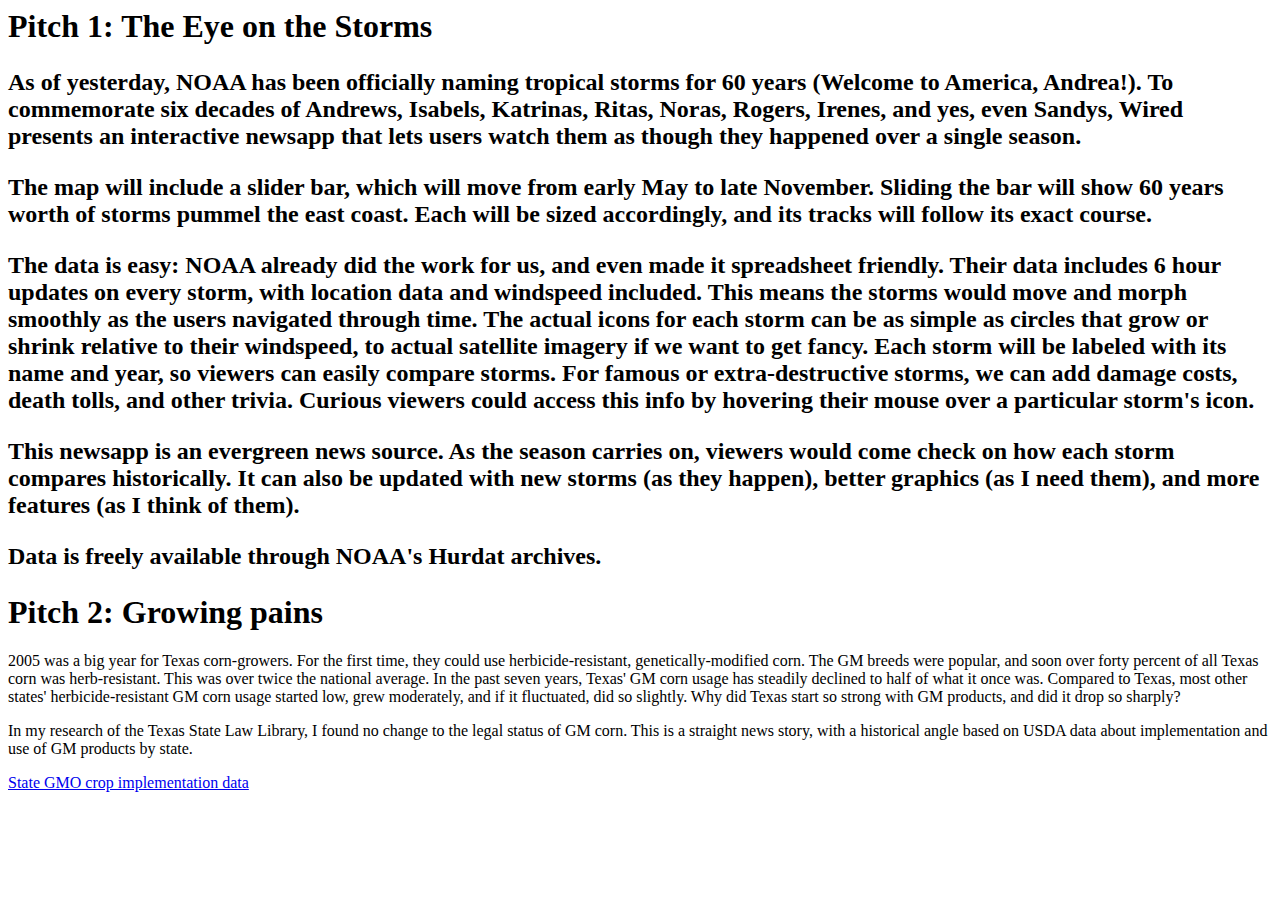
<file: Storypitches.html>
<html>
    <head>
        <meta http-equiv="Content-Type" type="text/css" href="style.css" rel="stylesheet" content="text/html; charset=utf-8" />
        <title id='title'>Data Journalism Pitches</title>
    </head>	
    <body>
<h1>Pitch 1: The Eye on the Storms<h2>
<p>As of yesterday, NOAA has been officially naming tropical storms for 60 years (Welcome to America, Andrea!). To commemorate six decades of Andrews, Isabels, Katrinas, Ritas,  Noras, Rogers, Irenes, and yes, even Sandys, Wired presents an interactive newsapp that lets users watch them as though they happened over a single season. </p>

<p>The map will include a slider bar, which will move from early May to late November. Sliding the bar will show 60 years worth of storms pummel the east coast. Each will be sized accordingly, and its tracks will follow its exact course.</p>

<p>The data is easy: NOAA already did the work for us, and even made it spreadsheet friendly. Their data includes 6 hour updates on every storm, with location data and windspeed included. This means the storms would move and morph smoothly as the users navigated through time. The actual icons for each storm can be as simple as circles that grow or shrink relative to their windspeed, to actual satellite imagery if we want to get fancy. Each storm will be labeled with its name and year, so viewers can easily compare storms. For famous or extra-destructive storms, we can add damage costs, death tolls, and other trivia. Curious viewers could access this info by hovering their mouse over a particular storm's icon.</p>

<p>This newsapp is an evergreen news source. As the season carries on, viewers would come check on how each storm compares historically. It can also be updated with new storms (as they happen), better graphics (as I need them), and more features (as I think of them). </p>

<p>Data is freely available through NOAA's Hurdat archives. </p>


<h1>Pitch 2: Growing pains</h1>

<p>2005 was a big year for Texas corn-growers. For the first time, they could use herbicide-resistant, genetically-modified corn. The GM breeds were popular, and soon over forty percent of all Texas corn was herb-resistant. This was over twice the national average. In the past seven years, Texas' GM corn usage has steadily declined to half of what it once was. Compared to Texas, most other states' herbicide-resistant GM corn usage started low, grew moderately, and if it fluctuated, did so slightly.  Why did Texas start so strong with GM products, and did it drop so sharply? 

<p>In my research of the Texas State Law Library, I found no change to the legal status of GM corn. This is a straight news story, with a historical angle based on USDA data about implementation and use of GM products by state. </p>

<p><a href="http://www.ers.usda.gov/data-products/adoption-of-genetically-engineered-crops-in-the-us.aspx#.Ub6FHJHQRut">State GMO crop implementation data</a></p>



    </body>
</html>
</file>
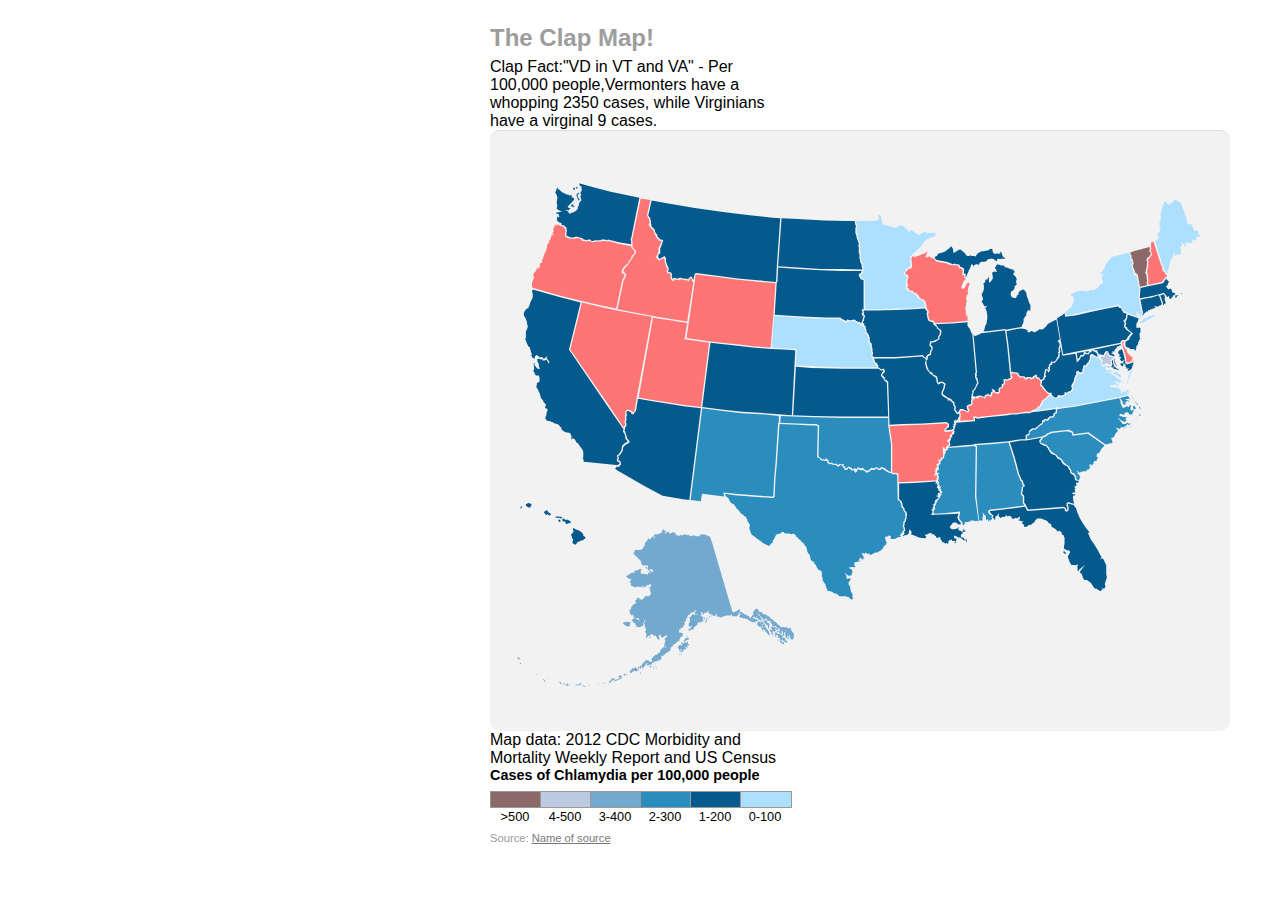
<file: Week2/stately/homework2.html>
<!doctype html>
<html lang="en">
<head>
  <meta charset="utf-8">
  <title>Stately | The simple map font</title>
  <meta name="description" content="Stately | The simple map font">
  <meta name="author" content="Ben Markowitz">
  <link rel="stylesheet" href="assets/css/screen.css?v=1.0">
  <link rel="stylesheet" href="assets/css/stately.css?v=1.0">
</head>
<body>
	
	</ul>
	<h1>The Clap Map!</h1>
	<h3>Clap Fact:"VD in VT and VA" - Per 100,000 people,Vermonters have a whopping 2350 cases, while Virginians have a virginal 9 cases.<h3>
	<ul class="stately" id="election"> 
		<li data-state="al" class="al">A</li>
		<li data-state="ak" class="ak">B</li>
		<li data-state="ar" class="ar">C</li>						
		<li data-state="az" class="az">D</li>
		<li data-state="ca" class="ca">E</li>
		<li data-state="co" class="co">F</li>
		<li data-state="ct" class="ct">G</li>
		<li data-state="de" class="de">H</li>
		<li data-state="dc" class="dc">I</li>
		<li data-state="fl" class="fl">J</li>
		<li data-state="ga" class="ga">K</li>
		<li data-state="hi" class="hi">L</li>
		<li data-state="id" class="id">M</li>
		<li data-state="il" class="il">N</li>
		<li data-state="in" class="in">O</li>
		<li data-state="ia" class="ia">P</li>
		<li data-state="ks" class="ks">Q</li>
		<li data-state="ky" class="ky">R</li>
		<li data-state="la" class="la">S</li>
		<li data-state="me" class="me">T</li>
		<li data-state="md" class="md">U</li>
		<li data-state="ma" class="ma">V</li>
		<li data-state="mi" class="mi">W</li>
		<li data-state="mn" class="mn">X</li>
		<li data-state="ms" class="ms">Y</li>
		<li data-state="mo" class="mo">Z</li>
		<li data-state="mt" class="mt">a</li>
		<li data-state="ne" class="ne">b</li>
		<li data-state="nv" class="nv">c</li>
		<li data-state="nh" class="nh">d</li>
		<li data-state="nj" class="nj">e</li>
		<li data-state="nm" class="nm">f</li>
		<li data-state="ny" class="ny">g</li>
		<li data-state="nc" class="nc">h</li>
		<li data-state="nd" class="nd">i</li>
		<li data-state="oh" class="oh">j</li>			
		<li data-state="ok" class="ok">k</li>
		<li data-state="or" class="or">l</li>
		<li data-state="pa" class="pa">m</li>
		<li data-state="ri" class="ri">n</li>
		<li data-state="sc" class="sc">o</li>
		<li data-state="sd" class="sd">p</li>
		<li data-state="tn" class="tn">q</li>
		<li data-state="tx" class="tx">r</li>
		<li data-state="ut" class="ut">s</li>
		<li data-state="va" class="va">t</li>
		<li data-state="vt" class="vt">u</li>			
		<li data-state="wa" class="wa">v</li>
		<li data-state="wv" class="wv">w</li>
		<li data-state="wi" class="wi">x</li>
		<li data-state="wy" class="wy">y</li>	
	</ul>
<h4>Map data: 2012 CDC Morbidity and Mortality Weekly Report and US Census<h4>
<div class='wax-legend'>
<div class='legend-title'>Cases of Chlamydia per 100,000 people</div>
<div class='legend-scale'>
  <ul class='legend-labels'>
    <li><span style='background:#8B6969;'></span>>500</li>
    <li><span style='background:#BDC9E1;'></span>4-500</li>
    <li><span style='background:#74A9CF;'></span>3-400</li>
    <li><span style='background:#2B8CBE;'></span>2-300</li>
    <li><span style='background:#045A8D;'></span>1-200</li>
    <li><span style='background:#ADDFFF;'></span>0-100</li>
  </ul>
</div>
<div class='legend-source'>Source: <a href="#link to source">Name of source</a></div>
</div>

<style type='text/css'>
  .wax-legend .legend-title {
    text-align: left;
    margin-bottom: 8px;
    font-weight: bold;
    font-size: 90%;
    }
  .wax-legend .legend-scale ul {
    margin: 0;
    padding: 0;
    float: left;
    list-style: none;
    }
  .wax-legend .legend-scale ul li {
    display: block;
    float: left;
    width: 50px;
    margin-bottom: 6px;
    text-align: center;
    font-size: 80%;
    list-style: none;
    }
  .wax-legend ul.legend-labels li span {
    display: block;
    float: left;
    height: 15px;
    width: 50px;
    }
  .wax-legend .legend-source {
    font-size: 70%;
    color: #999;
    clear: both;
    }
  .wax-legend a {
    color: #777;
    }
</style>
</body>
</html>
</file>
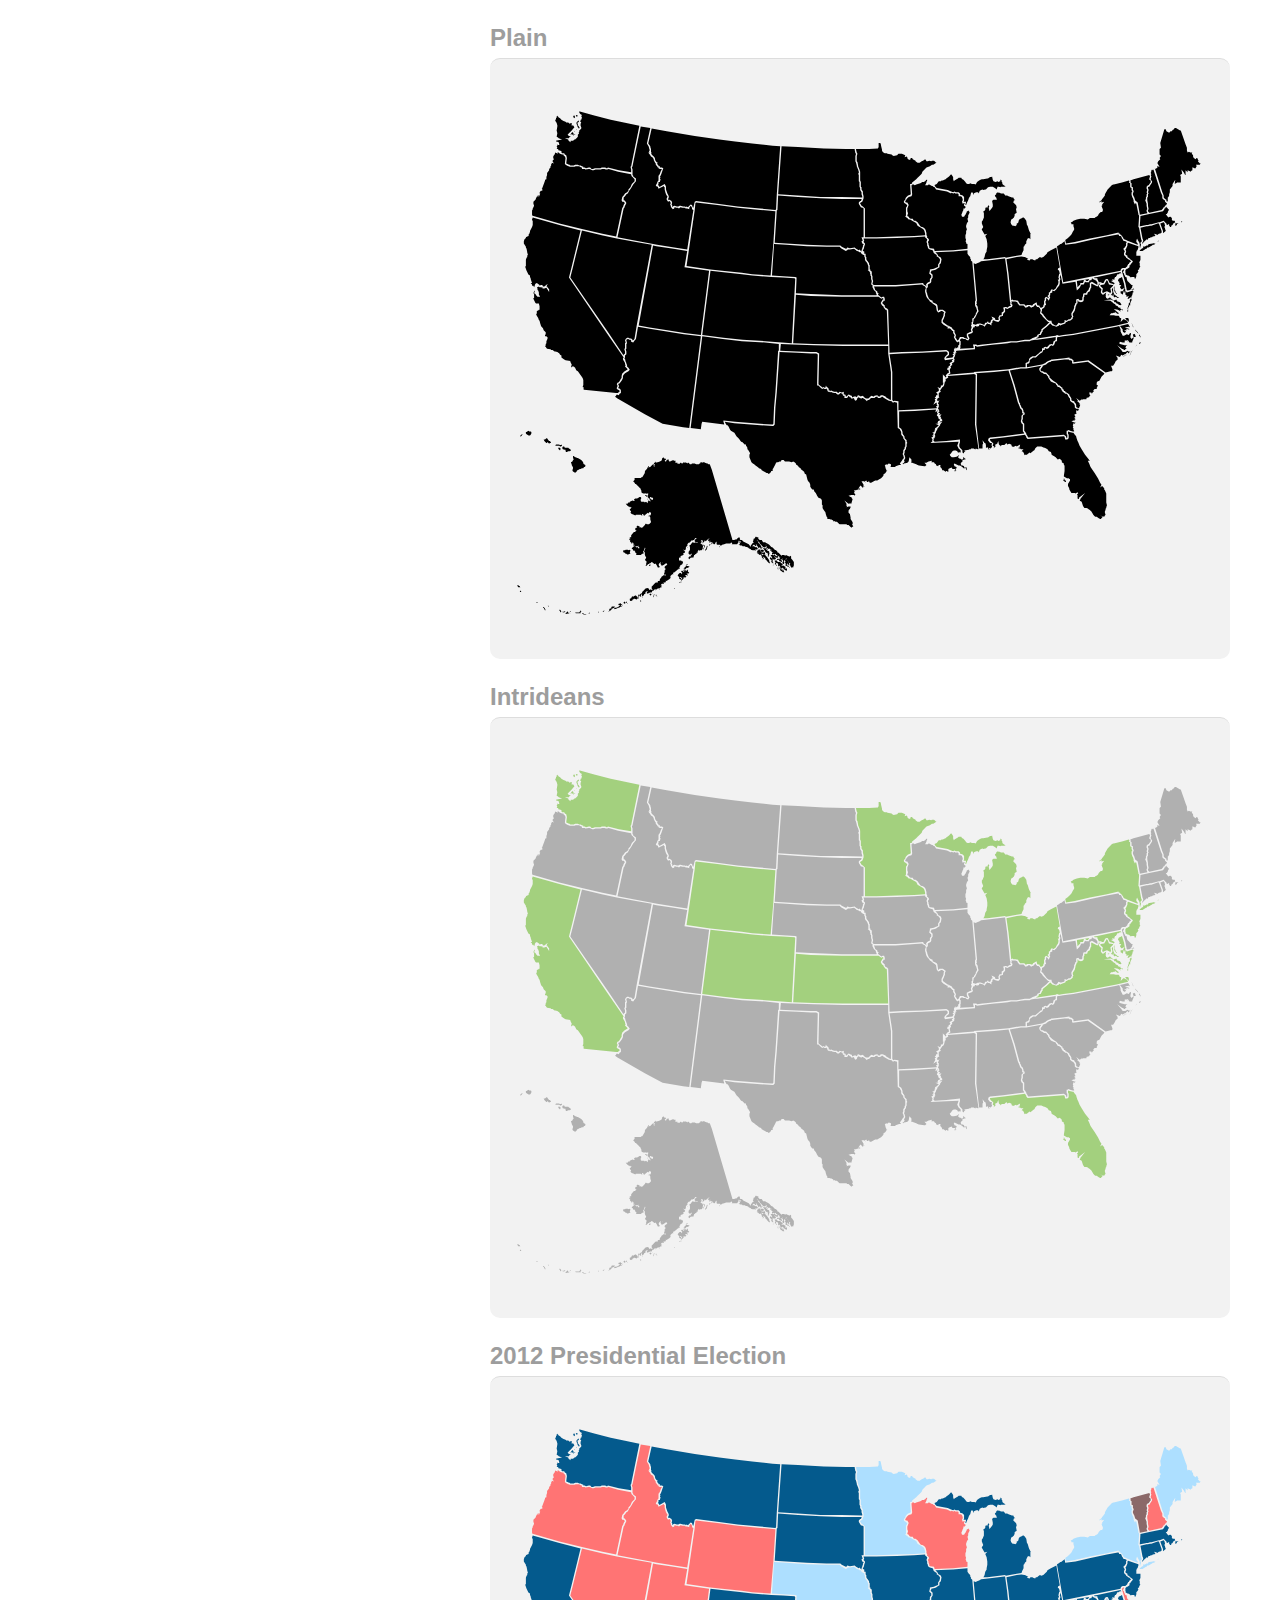
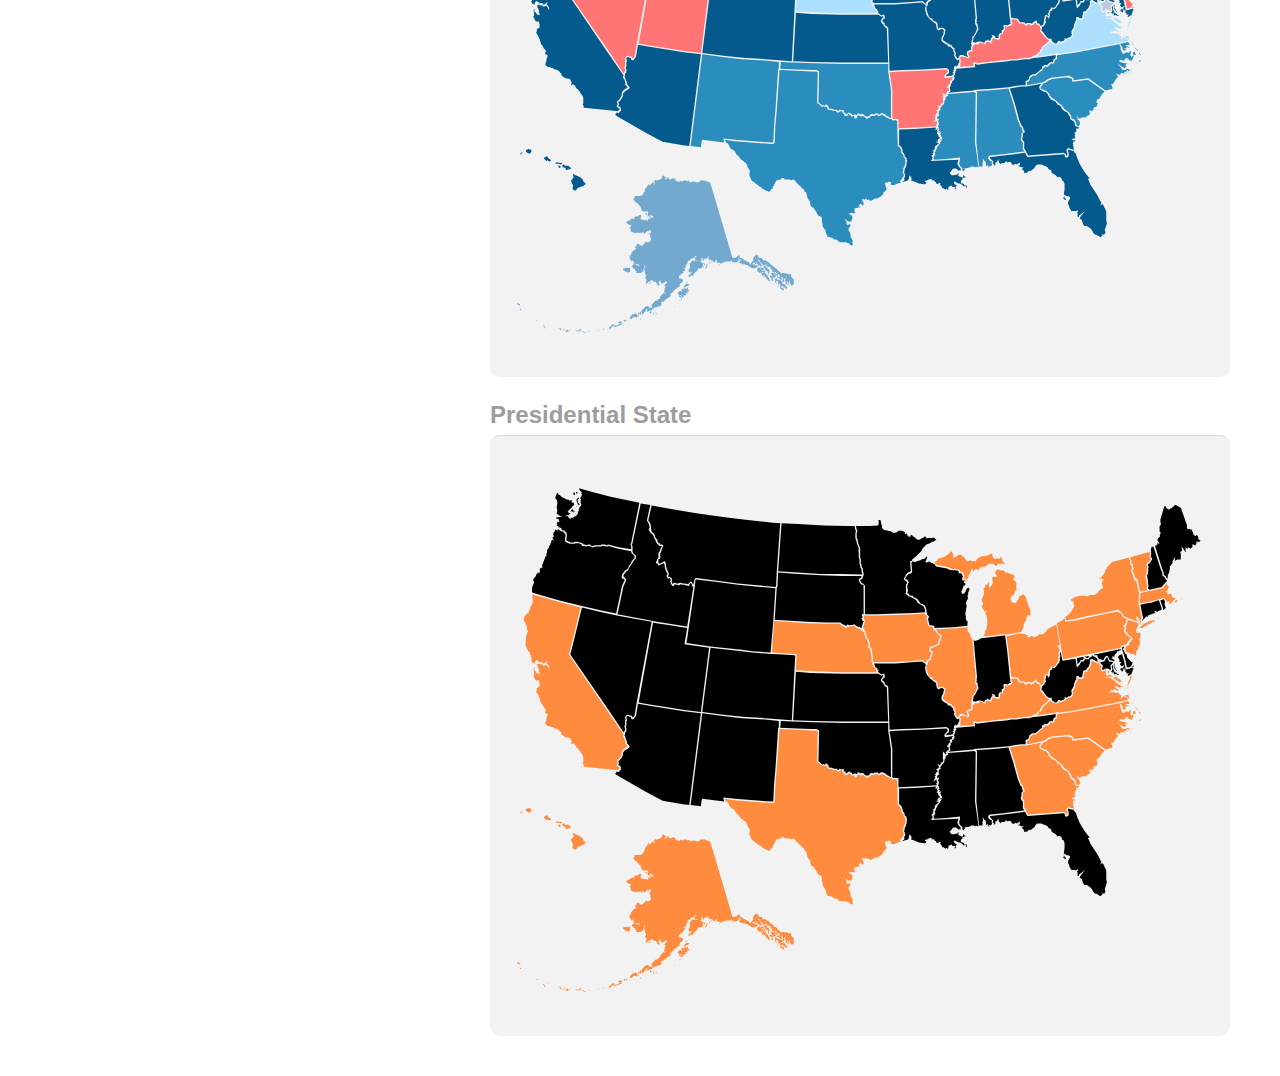
<file: Week2/stately/stately.html>
<!doctype html>
<html lang="en">
<head>
  <meta charset="utf-8">
  <title>Stately | The simple map font</title>
  <meta name="description" content="Stately | The simple map font">
  <meta name="author" content="Ben Markowitz">
  <link rel="stylesheet" href="assets/css/screen.css?v=1.0">
  <link rel="stylesheet" href="assets/css/stately.css?v=1.0">
</head>
<body>
	<h1>Plain</h1>
	<ul class="stately" id="plain"> 
		<li data-state="al" class="al">A</li>
		<li data-state="ak" class="ak">B</li>
		<li data-state="ar" class="ar">C</li>						
		<li data-state="az" class="az">D</li>
		<li data-state="ca" class="ca">E</li>
		<li data-state="co" class="co">F</li>
		<li data-state="ct" class="ct">G</li>
		<li data-state="de" class="de">H</li>
		<li data-state="dc" class="dc">I</li>
		<li data-state="fl" class="fl">J</li>
		<li data-state="ga" class="ga">K</li>
		<li data-state="hi" class="hi">L</li>
		<li data-state="id" class="id">M</li>
		<li data-state="il" class="il">N</li>
		<li data-state="in" class="in">O</li>
		<li data-state="ia" class="ia">P</li>
		<li data-state="ks" class="ks">Q</li>
		<li data-state="ky" class="ky">R</li>
		<li data-state="la" class="la">S</li>
		<li data-state="me" class="me">T</li>
		<li data-state="md" class="md">U</li>
		<li data-state="ma" class="ma">V</li>
		<li data-state="mi" class="mi">W</li>
		<li data-state="mn" class="mn">X</li>
		<li data-state="ms" class="ms">Y</li>
		<li data-state="mo" class="mo">Z</li>
		<li data-state="mt" class="mt">a</li>
		<li data-state="ne" class="ne">b</li>
		<li data-state="nv" class="nv">c</li>
		<li data-state="nh" class="nh">d</li>
		<li data-state="nj" class="nj">e</li>
		<li data-state="nm" class="nm">f</li>
		<li data-state="ny" class="ny">g</li>
		<li data-state="nc" class="nc">h</li>
		<li data-state="nd" class="nd">i</li>
		<li data-state="oh" class="oh">j</li>			
		<li data-state="ok" class="ok">k</li>
		<li data-state="or" class="or">l</li>
		<li data-state="pa" class="pa">m</li>
		<li data-state="ri" class="ri">n</li>
		<li data-state="sc" class="sc">o</li>
		<li data-state="sd" class="sd">p</li>
		<li data-state="tn" class="tn">q</li>
		<li data-state="tx" class="tx">r</li>
		<li data-state="ut" class="ut">s</li>
		<li data-state="va" class="va">t</li>
		<li data-state="vt" class="vt">u</li>			
		<li data-state="wa" class="wa">v</li>
		<li data-state="wv" class="wv">w</li>
		<li data-state="wi" class="wi">x</li>
		<li data-state="wy" class="wy">y</li>	
	</ul>
	<h1>Intrideans</h1>
	<ul class="stately" id="intrideans"> 
		<li data-state="al" class="al">A</li>
		<li data-state="ak" class="ak">B</li>
		<li data-state="ar" class="ar">C</li>						
		<li data-state="az" class="az">D</li>
		<li data-state="ca" class="ca">E</li>
		<li data-state="co" class="co">F</li>
		<li data-state="ct" class="ct">G</li>
		<li data-state="de" class="de">H</li>
		<li data-state="dc" class="dc">I</li>
		<li data-state="fl" class="fl">J</li>
		<li data-state="ga" class="ga">K</li>
		<li data-state="hi" class="hi">L</li>
		<li data-state="id" class="id">M</li>
		<li data-state="il" class="il">N</li>
		<li data-state="in" class="in">O</li>
		<li data-state="ia" class="ia">P</li>
		<li data-state="ks" class="ks">Q</li>
		<li data-state="ky" class="ky">R</li>
		<li data-state="la" class="la">S</li>
		<li data-state="me" class="me">T</li>
		<li data-state="md" class="md">U</li>
		<li data-state="ma" class="ma">V</li>
		<li data-state="mi" class="mi">W</li>
		<li data-state="mn" class="mn">X</li>
		<li data-state="ms" class="ms">Y</li>
		<li data-state="mo" class="mo">Z</li>
		<li data-state="mt" class="mt">a</li>
		<li data-state="ne" class="ne">b</li>
		<li data-state="nv" class="nv">c</li>
		<li data-state="nh" class="nh">d</li>
		<li data-state="nj" class="nj">e</li>
		<li data-state="nm" class="nm">f</li>
		<li data-state="ny" class="ny">g</li>
		<li data-state="nc" class="nc">h</li>
		<li data-state="nd" class="nd">i</li>
		<li data-state="oh" class="oh">j</li>			
		<li data-state="ok" class="ok">k</li>
		<li data-state="or" class="or">l</li>
		<li data-state="pa" class="pa">m</li>
		<li data-state="ri" class="ri">n</li>
		<li data-state="sc" class="sc">o</li>
		<li data-state="sd" class="sd">p</li>
		<li data-state="tn" class="tn">q</li>
		<li data-state="tx" class="tx">r</li>
		<li data-state="ut" class="ut">s</li>
		<li data-state="va" class="va">t</li>
		<li data-state="vt" class="vt">u</li>			
		<li data-state="wa" class="wa">v</li>
		<li data-state="wv" class="wv">w</li>
		<li data-state="wi" class="wi">x</li>
		<li data-state="wy" class="wy">y</li>	
	</ul>
	<h1>2012 Presidential Election</h1>
	<ul class="stately" id="election"> 
		<li data-state="al" class="al">A</li>
		<li data-state="ak" class="ak">B</li>
		<li data-state="ar" class="ar">C</li>						
		<li data-state="az" class="az">D</li>
		<li data-state="ca" class="ca">E</li>
		<li data-state="co" class="co">F</li>
		<li data-state="ct" class="ct">G</li>
		<li data-state="de" class="de">H</li>
		<li data-state="dc" class="dc">I</li>
		<li data-state="fl" class="fl">J</li>
		<li data-state="ga" class="ga">K</li>
		<li data-state="hi" class="hi">L</li>
		<li data-state="id" class="id">M</li>
		<li data-state="il" class="il">N</li>
		<li data-state="in" class="in">O</li>
		<li data-state="ia" class="ia">P</li>
		<li data-state="ks" class="ks">Q</li>
		<li data-state="ky" class="ky">R</li>
		<li data-state="la" class="la">S</li>
		<li data-state="me" class="me">T</li>
		<li data-state="md" class="md">U</li>
		<li data-state="ma" class="ma">V</li>
		<li data-state="mi" class="mi">W</li>
		<li data-state="mn" class="mn">X</li>
		<li data-state="ms" class="ms">Y</li>
		<li data-state="mo" class="mo">Z</li>
		<li data-state="mt" class="mt">a</li>
		<li data-state="ne" class="ne">b</li>
		<li data-state="nv" class="nv">c</li>
		<li data-state="nh" class="nh">d</li>
		<li data-state="nj" class="nj">e</li>
		<li data-state="nm" class="nm">f</li>
		<li data-state="ny" class="ny">g</li>
		<li data-state="nc" class="nc">h</li>
		<li data-state="nd" class="nd">i</li>
		<li data-state="oh" class="oh">j</li>			
		<li data-state="ok" class="ok">k</li>
		<li data-state="or" class="or">l</li>
		<li data-state="pa" class="pa">m</li>
		<li data-state="ri" class="ri">n</li>
		<li data-state="sc" class="sc">o</li>
		<li data-state="sd" class="sd">p</li>
		<li data-state="tn" class="tn">q</li>
		<li data-state="tx" class="tx">r</li>
		<li data-state="ut" class="ut">s</li>
		<li data-state="va" class="va">t</li>
		<li data-state="vt" class="vt">u</li>			
		<li data-state="wa" class="wa">v</li>
		<li data-state="wv" class="wv">w</li>
		<li data-state="wi" class="wi">x</li>
		<li data-state="wy" class="wy">y</li>	
	</ul>
	<h1>Presidential State</h1>
	<ul class="stately" id="presidents"> 
		<li data-state="al" class="al">A</li>
		<li data-state="ak" class="ak">B</li>
		<li data-state="ar" class="ar">C</li>						
		<li data-state="az" class="az">D</li>
		<li data-state="ca" class="ca">E</li>
		<li data-state="co" class="co">F</li>
		<li data-state="ct" class="ct">G</li>
		<li data-state="de" class="de">H</li>
		<li data-state="dc" class="dc">I</li>
		<li data-state="fl" class="fl">J</li>
		<li data-state="ga" class="ga">K</li>
		<li data-state="hi" class="hi">L</li>
		<li data-state="id" class="id">M</li>
		<li data-state="il" class="il">N</li>
		<li data-state="in" class="in">O</li>
		<li data-state="ia" class="ia">P</li>
		<li data-state="ks" class="ks">Q</li>
		<li data-state="ky" class="ky">R</li>
		<li data-state="la" class="la">S</li>
		<li data-state="me" class="me">T</li>
		<li data-state="md" class="md">U</li>
		<li data-state="ma" class="ma">V</li>
		<li data-state="mi" class="mi">W</li>
		<li data-state="mn" class="mn">X</li>
		<li data-state="ms" class="ms">Y</li>
		<li data-state="mo" class="mo">Z</li>
		<li data-state="mt" class="mt">a</li>
		<li data-state="ne" class="ne">b</li>
		<li data-state="nv" class="nv">c</li>
		<li data-state="nh" class="nh">d</li>
		<li data-state="nj" class="nj">e</li>
		<li data-state="nm" class="nm">f</li>
		<li data-state="ny" class="ny">g</li>
		<li data-state="nc" class="nc">h</li>
		<li data-state="nd" class="nd">i</li>
		<li data-state="oh" class="oh">j</li>			
		<li data-state="ok" class="ok">k</li>
		<li data-state="or" class="or">l</li>
		<li data-state="pa" class="pa">m</li>
		<li data-state="ri" class="ri">n</li>
		<li data-state="sc" class="sc">o</li>
		<li data-state="sd" class="sd">p</li>
		<li data-state="tn" class="tn">q</li>
		<li data-state="tx" class="tx">r</li>
		<li data-state="ut" class="ut">s</li>
		<li data-state="va" class="va">t</li>
		<li data-state="vt" class="vt">u</li>			
		<li data-state="wa" class="wa">v</li>
		<li data-state="wv" class="wv">w</li>
		<li data-state="wi" class="wi">x</li>
		<li data-state="wy" class="wy">y</li>	
	</ul>
</body>
</html>
</file>
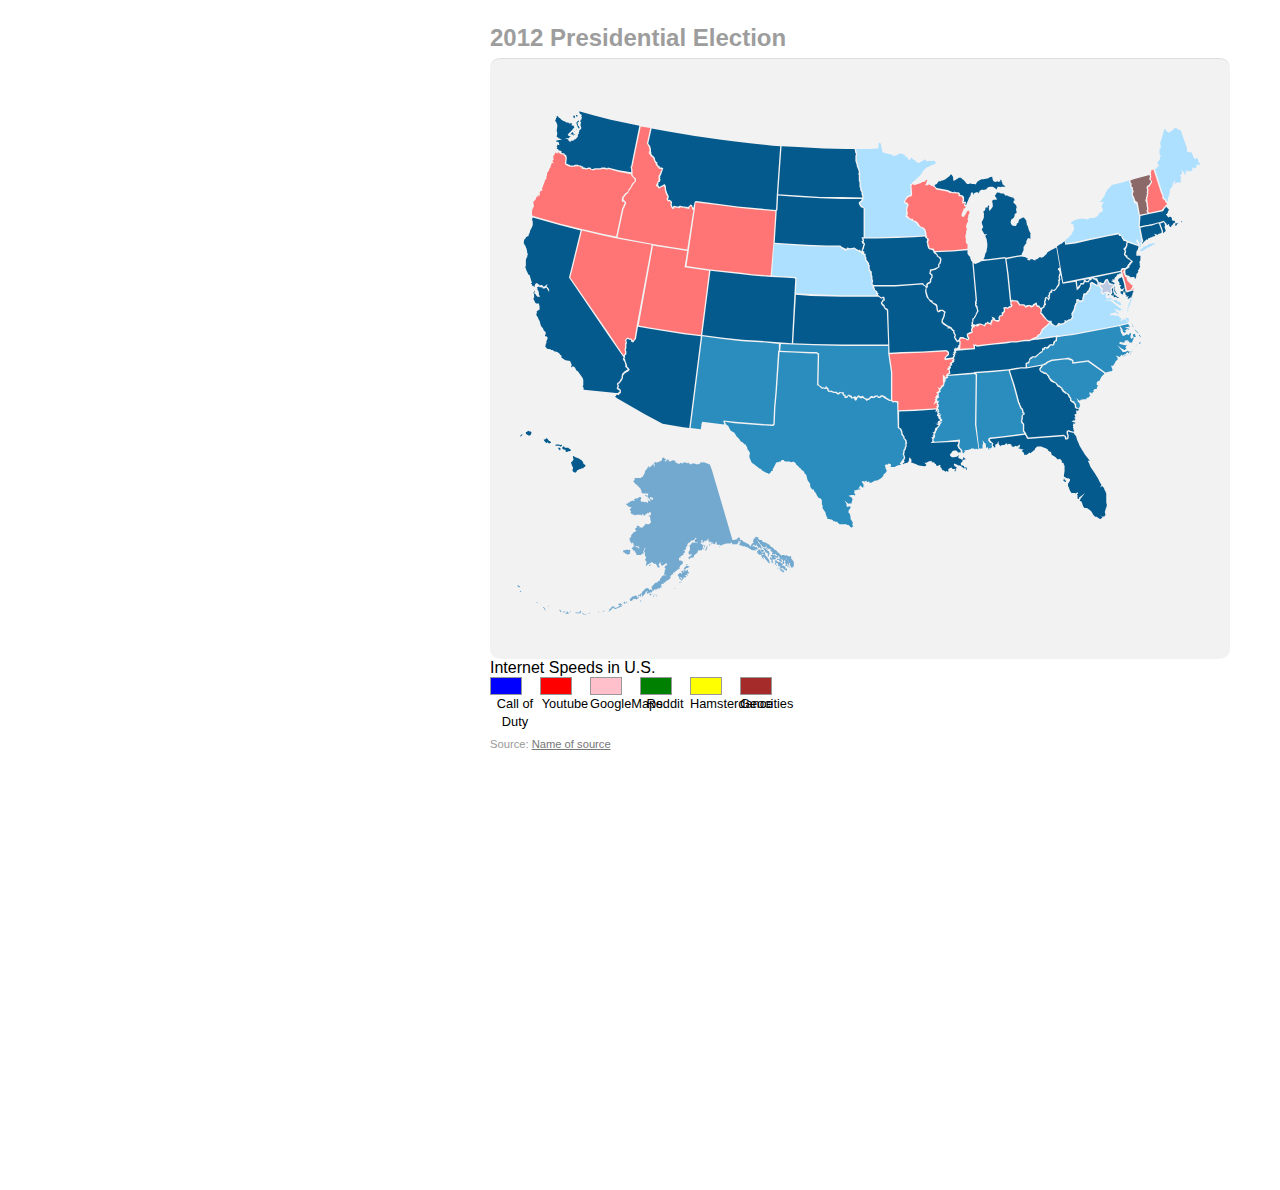
<file: Week2/stately/statelyprez.html>
<!doctype html>
<html lang="en">
<head>
  <meta charset="utf-8">
  <title>Stately | The simple map font</title>
  <meta name="description" content="Stately | The simple map font">
  <meta name="author" content="NickyMartin" >
  <link rel="stylesheet" href="assets/css/screen.css?v=1.0">
  <link rel="stylesheet" href="assets/css/stately.css?v=1.0">
</head>
<body>
<h1>2012 Presidential Election</h1>
	<ul class="stately" id="election"> 
		<li data-state="al" class="al">A</li>
		<li data-state="ak" class="ak">B</li>
		<li data-state="ar" class="ar">C</li>						
		<li data-state="az" class="az">D</li>
		<li data-state="ca" class="ca">E</li>
		<li data-state="co" class="co">F</li>
		<li data-state="ct" class="ct">G</li>
		<li data-state="de" class="de">H</li>
		<li data-state="dc" class="dc">I</li>
		<li data-state="fl" class="fl">J</li>
		<li data-state="ga" class="ga">K</li>
		<li data-state="hi" class="hi">L</li>
		<li data-state="id" class="id">M</li>
		<li data-state="il" class="il">N</li>
		<li data-state="in" class="in">O</li>
		<li data-state="ia" class="ia">P</li>
		<li data-state="ks" class="ks">Q</li>
		<li data-state="ky" class="ky">R</li>
		<li data-state="la" class="la">S</li>
		<li data-state="me" class="me">T</li>
		<li data-state="md" class="md">U</li>
		<li data-state="ma" class="ma">V</li>
		<li data-state="mi" class="mi">W</li>
		<li data-state="mn" class="mn">X</li>
		<li data-state="ms" class="ms">Y</li>
		<li data-state="mo" class="mo">Z</li>
		<li data-state="mt" class="mt">a</li>
		<li data-state="ne" class="ne">b</li>
		<li data-state="nv" class="nv">c</li>
		<li data-state="nh" class="nh">d</li>
		<li data-state="nj" class="nj">e</li>
		<li data-state="nm" class="nm">f</li>
		<li data-state="ny" class="ny">g</li>
		<li data-state="nc" class="nc">h</li>
		<li data-state="nd" class="nd">i</li>
		<li data-state="oh" class="oh">j</li>			
		<li data-state="ok" class="ok">k</li>
		<li data-state="or" class="or">l</li>
		<li data-state="pa" class="pa">m</li>
		<li data-state="ri" class="ri">n</li>
		<li data-state="sc" class="sc">o</li>
		<li data-state="sd" class="sd">p</li>
		<li data-state="tn" class="tn">q</li>
		<li data-state="tx" class="tx">r</li>
		<li data-state="ut" class="ut">s</li>
		<li data-state="va" class="va">t</li>
		<li data-state="vt" class="vt">u</li>			
		<li data-state="wa" class="wa">v</li>
		<li data-state="wv" class="wv">w</li>
		<li data-state="wi" class="wi">x</li>
		<li data-state="wy" class="wy">y</li>	
	</ul>
	
	<div class='wax-legend'>
<div class='legend-title'>Internet Speeds in U.S.</div>
<div class='legend-scale'>
  <ul class='legend-labels'>
    <li><span style='background:Blue;'></span>Call of Duty</li>
    <li><span style='background:Red;'></span>Youtube</li>
    <li><span style='background:Pink'></span>GoogleMaps</li>
    <li><span style='background:Green'></span>Reddit</li>
    <li><span style='background:Yellow'></span>Hamsterdance</li>
    <li><span style='background:Brown'></span>Geocities</li>
  </ul>
</div>
<div class='legend-source'>Source: <a href="#link to source">Name of source</a></div>
</div>

<!DOCTYPE html>
<html>
  <head>
  <style>
    #map-canvas { width:500px; height:400px; }
  </style>
  <script type="text/javascript"
    src="http://maps.google.com/maps/api/js?sensor=false">
  </script>
  <script type="text/javascript">
    var map;
    function initialize() {
      map = new google.maps.Map(document.getElementById('map-canvas'), {
        center: new google.maps.LatLng(0, 0),
        zoom: 1
      });
      var style = [
        {
          featureType: 'all',
          elementType: 'all',
          stylers: [
            { saturation: -99 }
          ]
        },
        {
          featureType: 'road.highway',
          elementType: 'all',
          stylers: [
            { visibility: 'off' }
          ]
        },
        {
          featureType: 'road.arterial',
          elementType: 'all',
          stylers: [
            { visibility: 'off' }
          ]
        },
        {
          featureType: 'road.local',
          elementType: 'all',
          stylers: [
            { visibility: 'off' }
          ]
        },
        {
          featureType: 'administrative.locality',
          elementType: 'all',
          stylers: [
            { visibility: 'off' }
          ]
        },
        {
          featureType: 'administrative.neighborhood',
          elementType: 'all',
          stylers: [
            { visibility: 'off' }
          ]
        },
        {
          featureType: 'administrative.land_parcel',
          elementType: 'all',
          stylers: [
            { visibility: 'off' }
          ]
        },
        {
          featureType: 'transit',
          elementType: 'all',
          stylers: [
            { visibility: 'off' }
          ]
        }
      ];
      var styledMapType = new google.maps.StyledMapType(style, {
        map: map,
        name: 'Styled Map'
      });
      map.mapTypes.set('map-style', styledMapType);
      map.setMapTypeId('map-style');
    }
    google.maps.event.addDomListener(window, 'load', initialize);
  </script>
  </head>
  <body>
    <div id="map-canvas"></div>
  </body>
</html>

</body>
</html>
</file>
<file: Week2/stately/assets/css/stately.css>
/** Stately setup
*************************************/
@font-face {
  font-family: 'stately-webfont';
  src: url("../font/stately-webfont.eot");
  src: url("../font/stately-webfont.eot?#iefix") format("embedded-opentype"), url("../font/stately-webfont.woff") format("woff"), url("../font/stately-webfont.ttf") format("truetype"), url("../font/stately-webfont.svg#testfontRegular") format("svg");
  font-weight: normal;
  font-style: normal;
}

.stately {
  font: normal normal 700px/100% "stately-webfont";
  font-size-adjust: none;
  -webkit-text-rendering: optimizeLegibility;
  -moz-text-rendering: optimizeLegibility;
  -ms-text-rendering: optimizeLegibility;
  -o-text-rendering: optimizeLegibility;
  text-rendering: optimizeLegibility;
  -moz-font-feature-settings: "liga=1";
  -ms-font-feature-settings: "liga" 1;
  -ms-font-feature-settings: "liga", "dlig";
  overflow: hidden;
  width: 700px;
  display: block;
  margin: 0 auto;
  padding: 0;
  list-style: none;
}
.stately li {
  float: left;
  margin: -20% 0 0 -100%;
  position: relative;
  left: 101%;
  width: 100%;
  cursor: default;
  -webkit-transition: all 1s ease-in;
  -webkit-touch-callout: none;
  -webkit-user-select: none;
  -khtml-user-select: none;
  -moz-user-select: none;
  -ms-user-select: none;
  user-select: none;
}

/** Style customizations
*************************************/
.stately {
  background: #f2f2f2;
  padding: 20px;
  border-radius: 10px;
  border-top: 1px solid #dddddd;
}

#intrideans {
  color: #b0b0b0;
}
#intrideans .ca,
#intrideans .co,
#intrideans .dc,
#intrideans .fl,
#intrideans .ks,
#intrideans .md,
#intrideans .mn,
#intrideans .mi,
#intrideans .nj,
#intrideans .ny,
#intrideans .oh,
#intrideans .va,
#intrideans .wa,
#intrideans .wy {
  color: #a3d07e;
}

#election {
  color: #ff7474;
}
#election .vt {
color: #8B6969;
}

#election .dc {
color:#BDC9E1;
} 

#election .ak {
color:#74A9CF;
}

#election .ms,
#election .nm,
#election .de
#election .ar,
#election .sc,
#election .al,
#election .nc,
#election .tx,
#election .ok {
color:#2B8CBE;
}

#election .pa,
#election .ga,
#election .sd,
#election .oh,
#election .mi,
#election .co,
#election .ri,
#election .in,
#election .wi 
#election .nv,
#election .ca,
#election .mo,
#election .fl,
#election .tn,
#election .ky 
#election .or,
#election .nd,
#election .ct,
#election .md,
#election .hi,
#election .mt,
#election .ma,
#election .il,
#election .ks,
#election .wa,
#election .ia,
#election .la,
#election .nj,
#election .az,
#election .wv {
color:#045A8D;
}

#election .id 
#election .ut,
#election .wy
#election .nh,
#election .mn,
#election .ny,
#election .ne,
#election .me,
#election .va {
color:#ADDFFF;
}



<style type='text/css'>
  .wax-legend .legend-title {
    text-align: left;
    margin-bottom: 8px;
    font-weight: bold;
    font-size: 90%;
    }
  .wax-legend .legend-scale ul {
    margin: 0;
    padding: 0;
    float: left;
    list-style: none;
    }
  .wax-legend .legend-scale ul li {
    display: block;
    float: left;
    width: 50px;
    margin-bottom: 6px;
    text-align: center;
    font-size: 80%;
    list-style: none;
    }
  .wax-legend ul.legend-labels li span {
    display: block;
    float: left;
    height: 15px;
    width: 50px;
    }
  .wax-legend .legend-source {
    font-size: 70%;
    color: #999;
    clear: both;
    }
  .wax-legend a {
    color: #777;
    }
</style>

2. Vertical Qualitative

<div class='my-legend'>
<div class='legend-title'>The Title or Explanation of your Map</div>
<div class='legend-scale'>
  <ul class='legend-labels'>
    <li><span style='background:#8DD3C7;'></span>One</li>
    <li><span style='background:#FFFFB3;'></span>Two</li>
    <li><span style='background:#BEBADA;'></span>Three</li>
    <li><span style='background:#FB8072;'></span>Four</li>
    <li><span style='background:#80B1D3;'></span>etc</li>
  </ul>
</div>
<div class='legend-source'>Source: <a href="#link to source">Name of source</a></div>
</div>

<style type='text/css'>
  .wax-legend .legend-title {
    text-align: left;
    margin-bottom: 5px;
    font-weight: bold;
    font-size: 90%;
    }
  .wax-legend .legend-scale ul {
    margin: 0;
    margin-bottom: 5px;
    padding: 0;
    float: left;
    list-style: none;
    }
  .wax-legend .legend-scale ul li {
    font-size: 80%;
    list-style: none;
    margin-left: 0;
    line-height: 18px;
    margin-bottom: 2px;
    }
  .wax-legend ul.legend-labels li span {
    display: block;
    float: left;
    height: 16px;
    width: 30px;
    margin-right: 5px;
    margin-left: 0;
    border: 1px solid #999;
    }
  .wax-legend .legend-source {
    font-size: 70%;
    color: #999;
    clear: both;
    }
  .wax-legend a {
    color: #777;
    }
</style>

#presidents {
  color: #b0b0b0;
}
#presidents .va,
#presidents .oh,
#presidents .ma,
#presidents .ny,
#presidents .nc,
#presidents .tx,
#presidents .vt,
#presidents .ak,
#presidents .ca,
#presidents .ga,
#presidents .hi,
#presidents .il,
#presidents .ia,
#presidents .ky,
#presidents .mi,
#presidents .ne,
#presidents .nj,
#presidents .pa,
#presidents .sc {
  color: #ff8b3e;
}
</file>
<file: Week2/stately/assets/css/screen.css>
/*yahoo reset http://developer.yahoo.com/yui/reset/*/
body, div, dl, dt, dd, ul, ol, li, h1, h2, h3, h4, h5, h6, pre, form, fieldset, input, textarea, p, blockquote, th, td {
  margin: 0;
  padding: 0;
}

table {
  border-collapse: collapse;
  border-spacing: 0;
}

fieldset, img {
  border: 0;
}

address, caption, cite, code, dfn, em, strong, th, var {
  font-style: normal;
  font-weight: normal;
}

ol, ul {
  list-style: none;
}

caption, th {
  text-align: left;
}

h1, h2, h3, h4, h5, h6 {
  font-size: 100%;
  font-weight: normal;
}

q:before, q:after {
  content: '';
}

abbr, acronym {
  border: 0;
}

/*end reset*/
body {
  width: 300px;
  margin: 0 auto;
  font-family: "helvetica neue",arial,sans-serif;
  -webkit-font-smoothing: antialiased;
  padding: 0 0 40px;
}

h1 {
  font-size: 24px;
  font-weight: bold;
  margin: 24px 0 6px;
  color: #9d9d9d;
}
</file>
